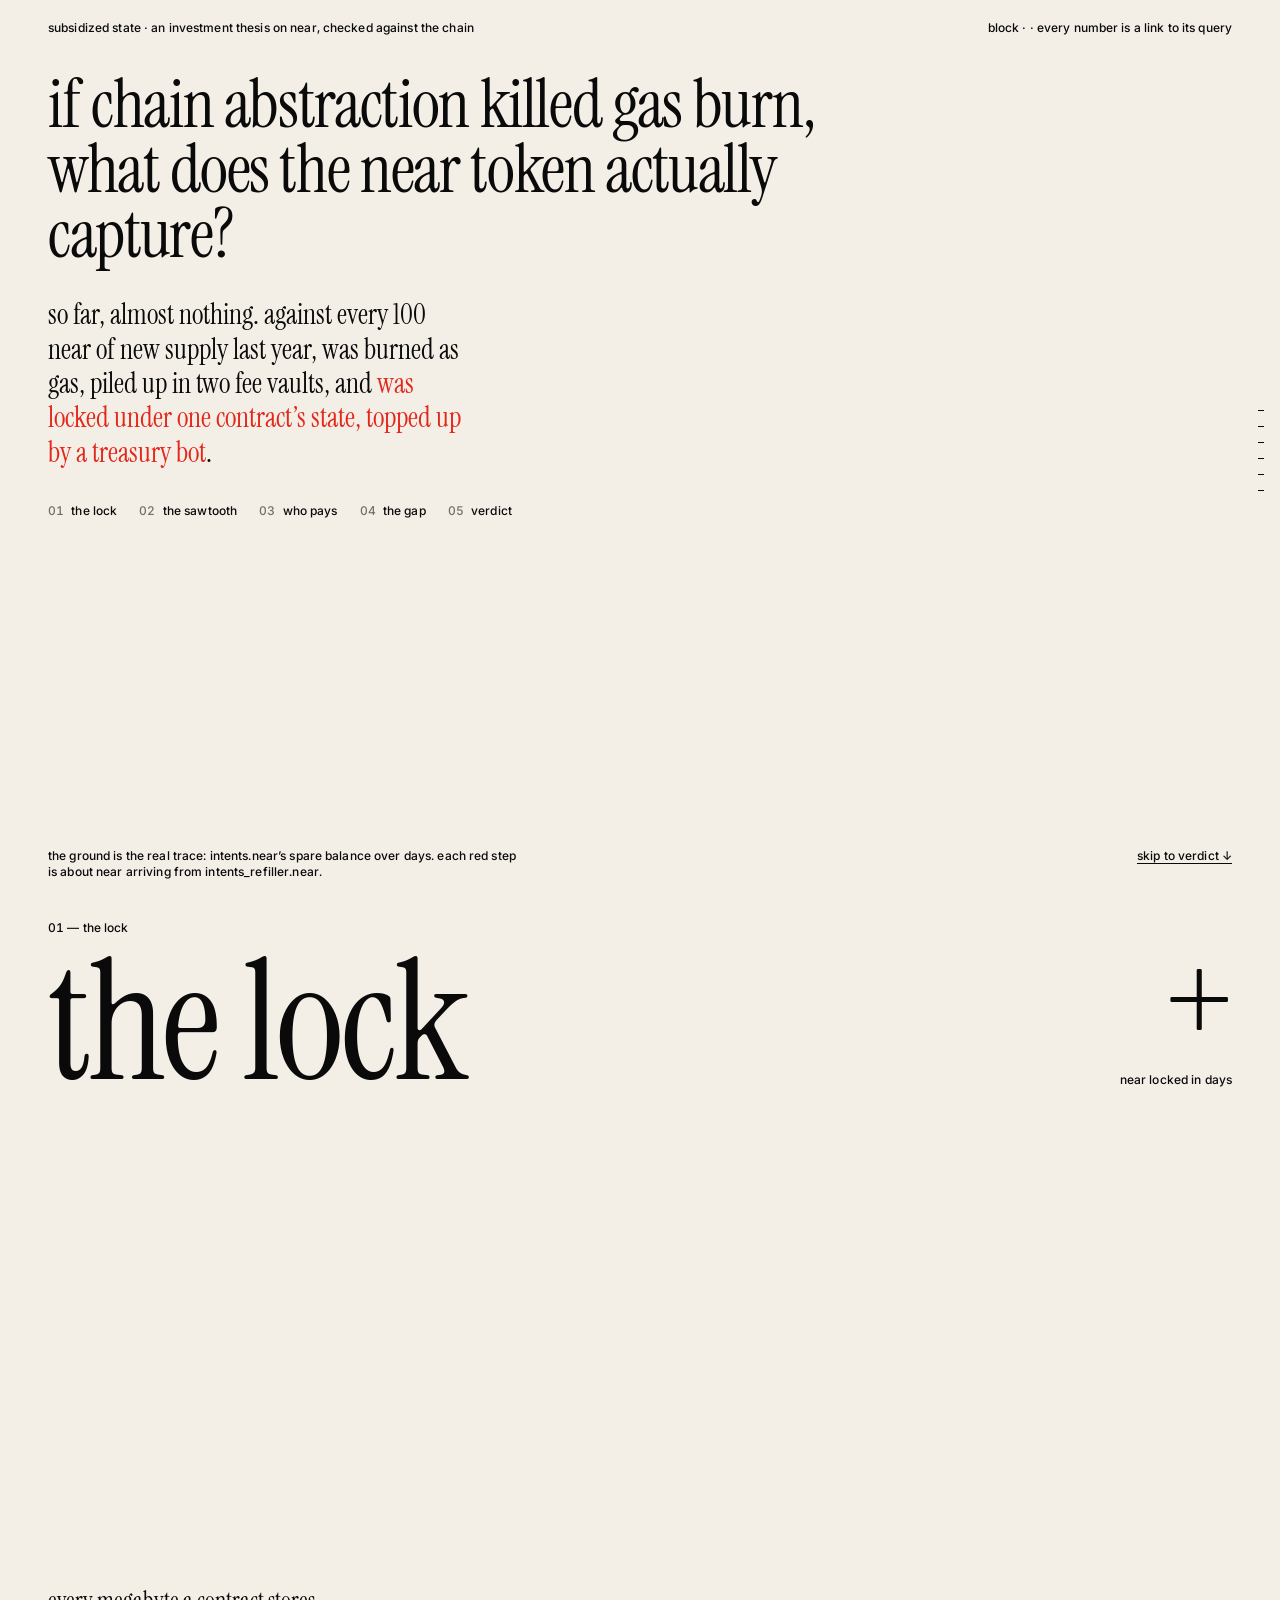
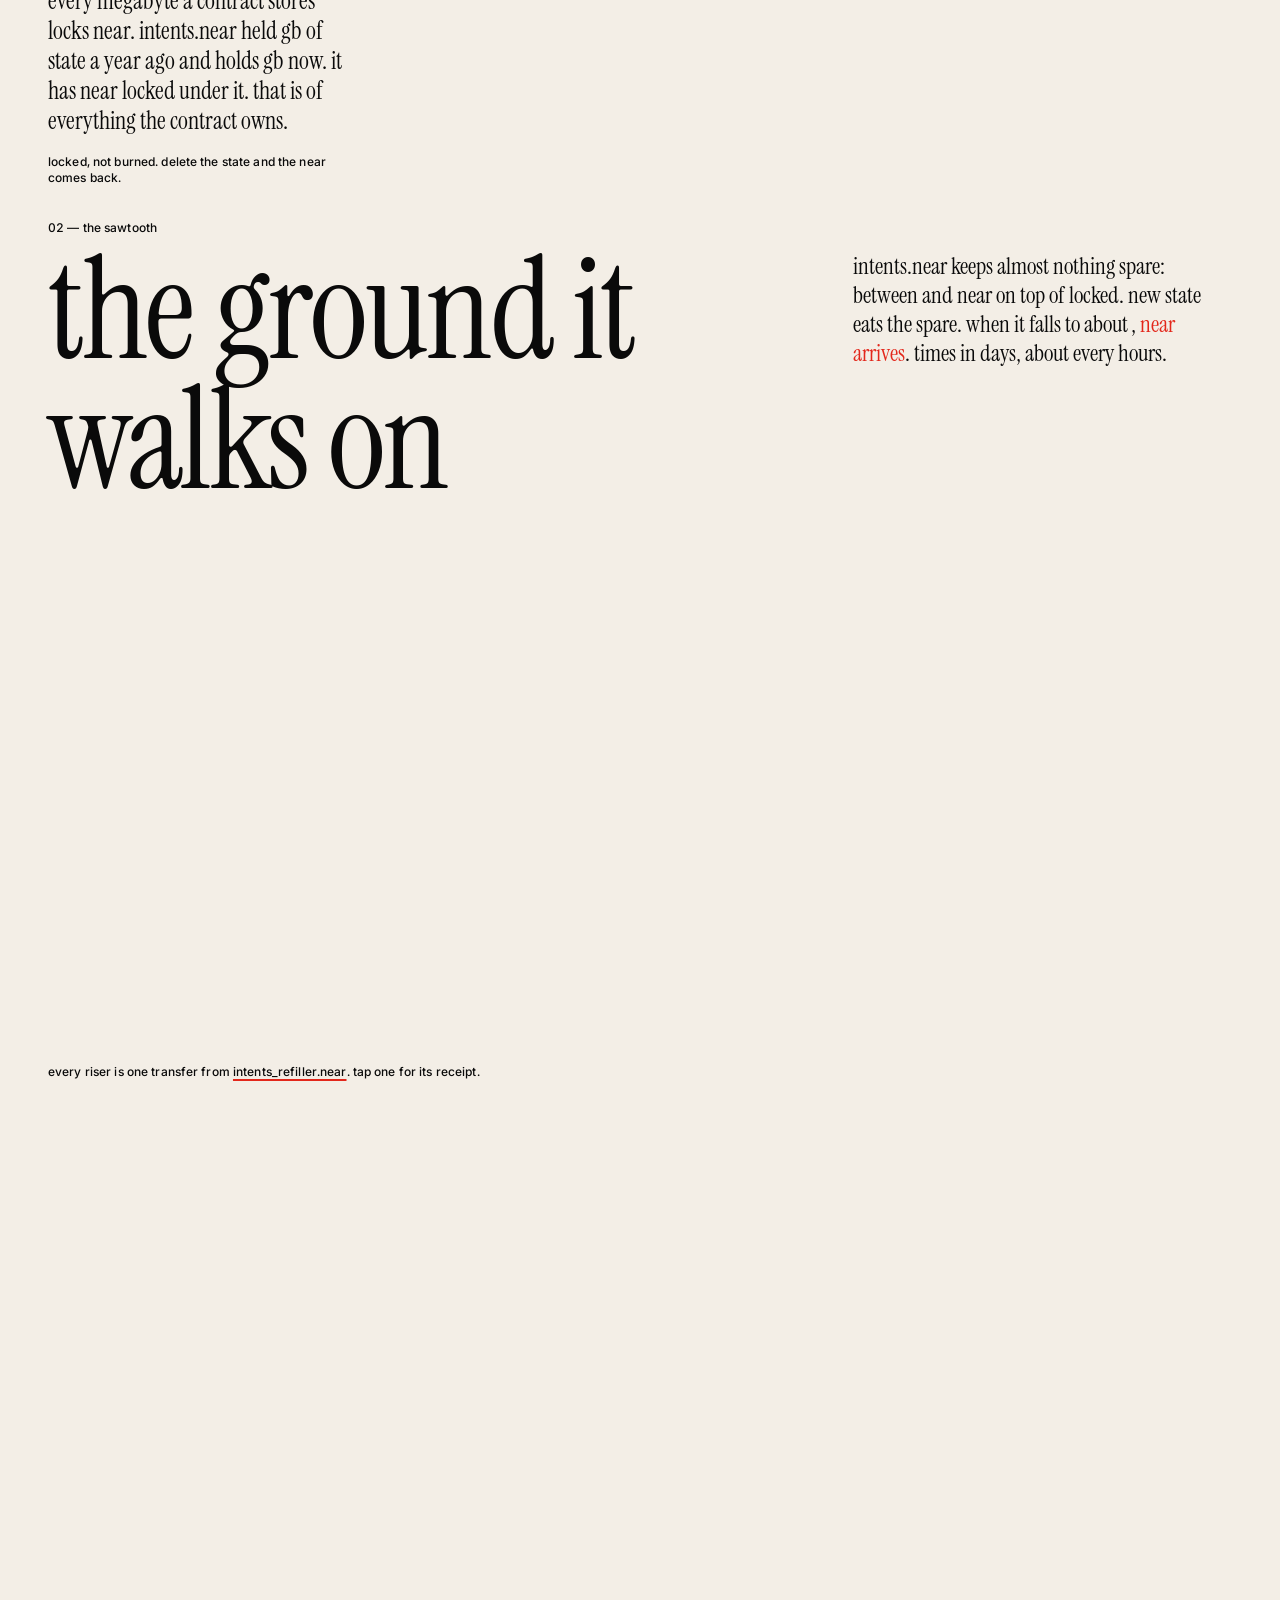
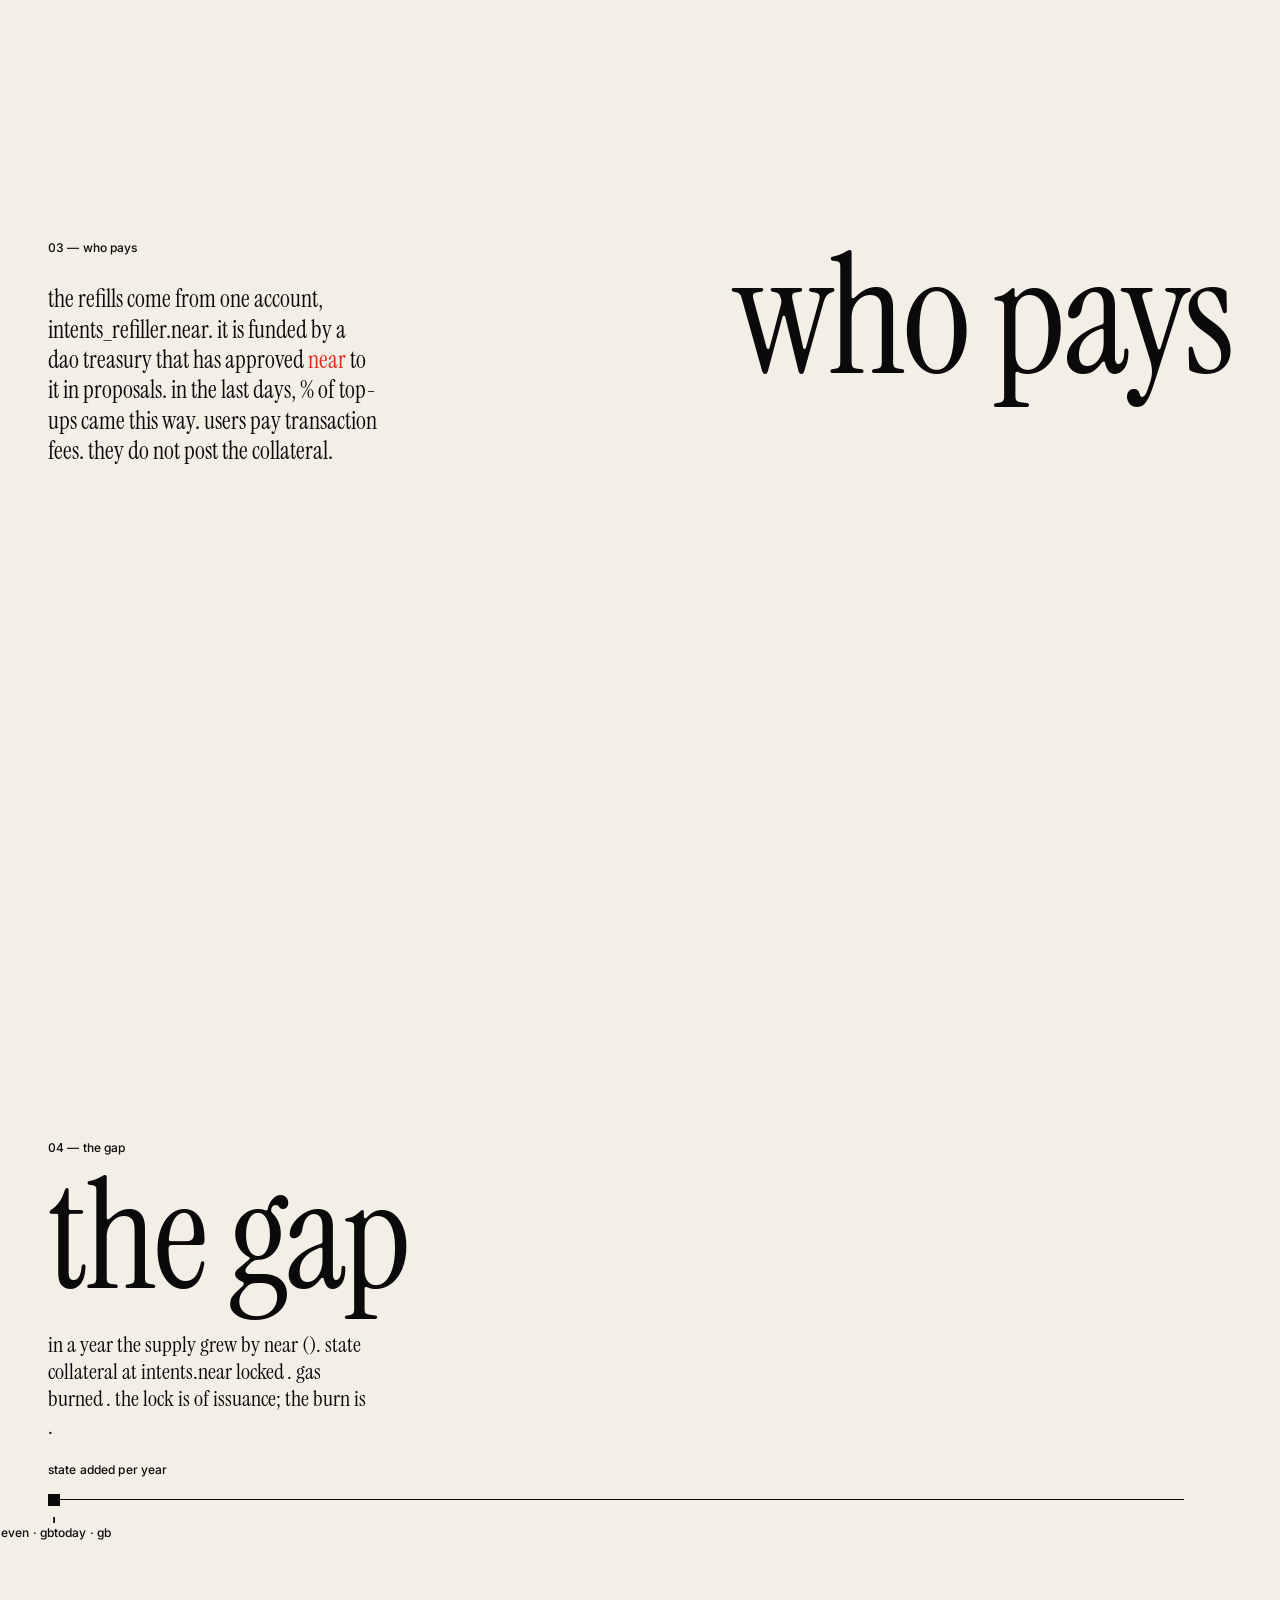
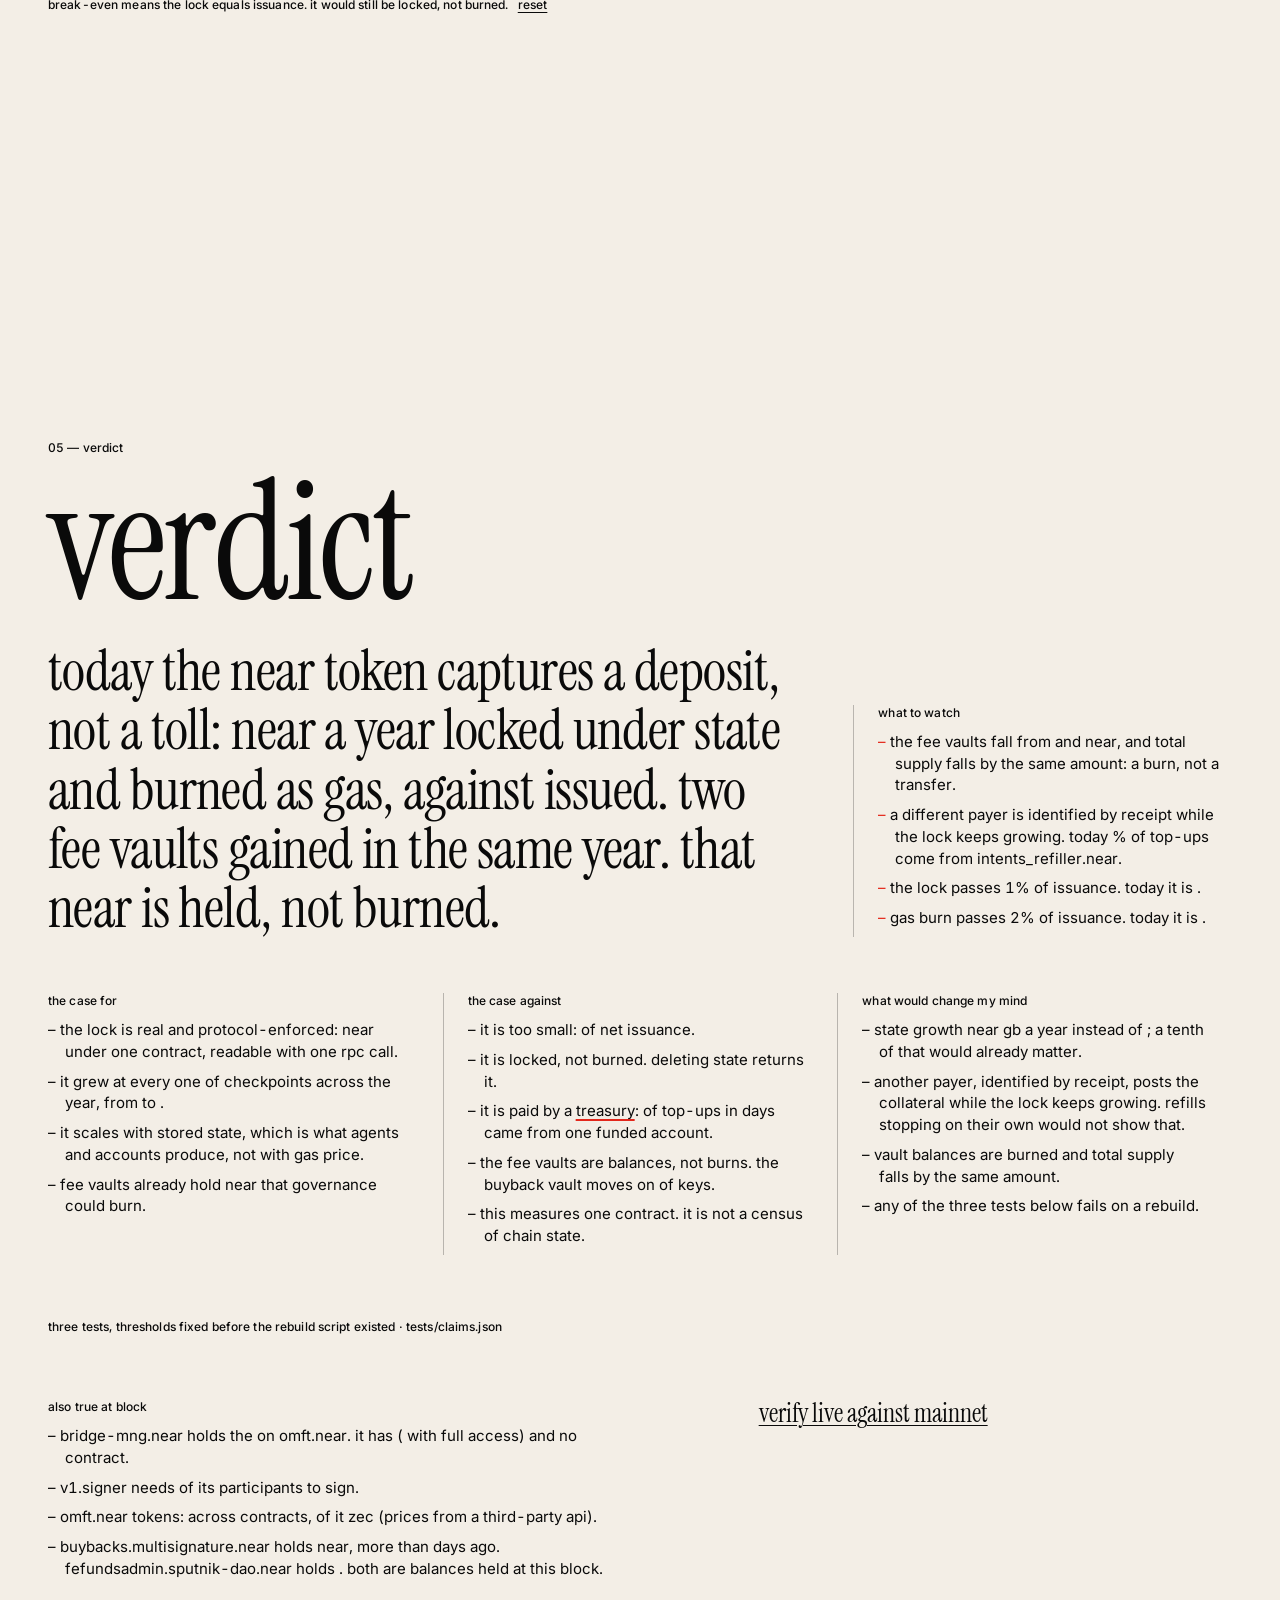
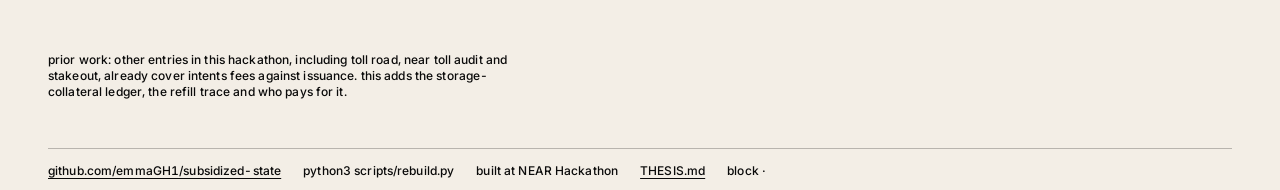
<file: index.html>
<!doctype html>
<meta charset="utf-8">
<title>subsidized state</title>
<link rel="icon" href="data:image/svg+xml,%3Csvg xmlns='http://www.w3.org/2000/svg' viewBox='0 0 16 16'%3E%3Crect width='16' height='16' fill='%23F3EEE6'/%3E%3Crect x='4' y='4' width='8' height='8' fill='%230A0A0A'/%3E%3C/svg%3E">
<meta http-equiv="refresh" content="0; url=site/">
<link rel="canonical" href="site/">
<a href="site/">subsidized state</a>
</file>
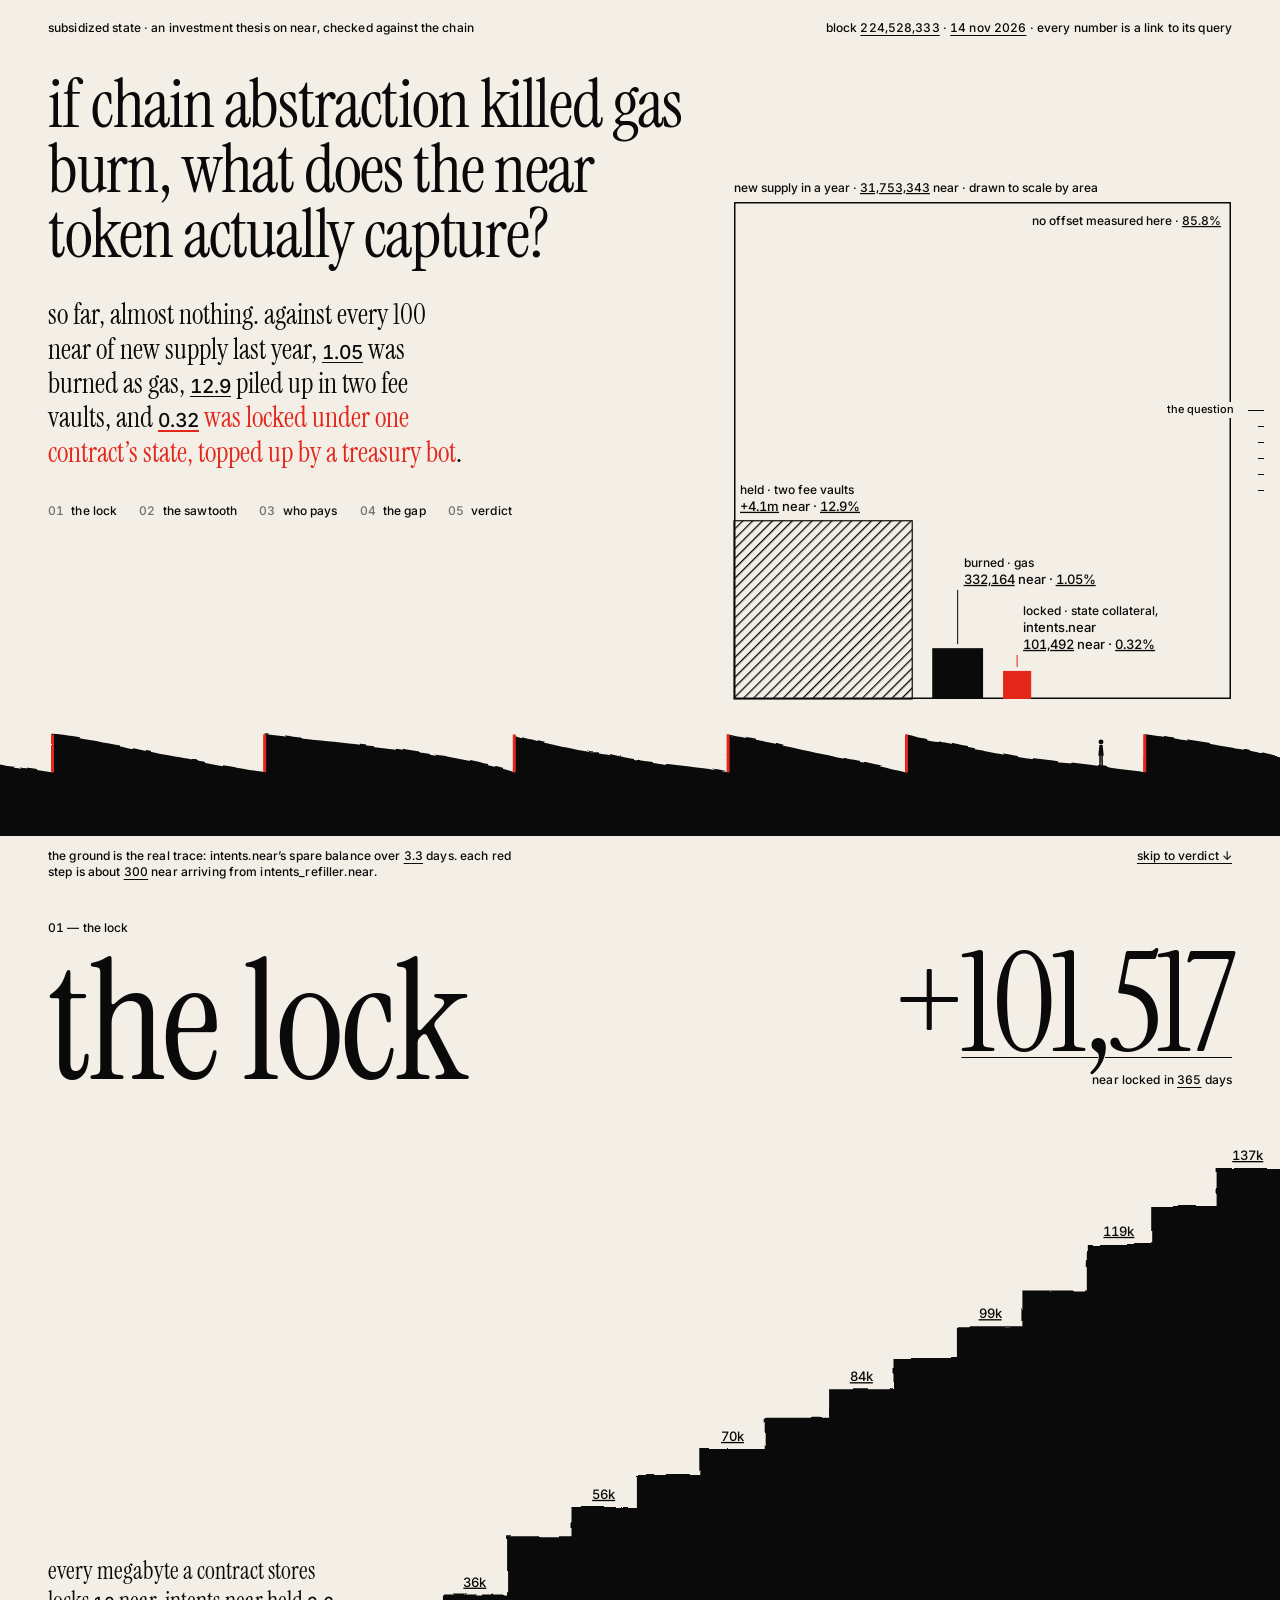
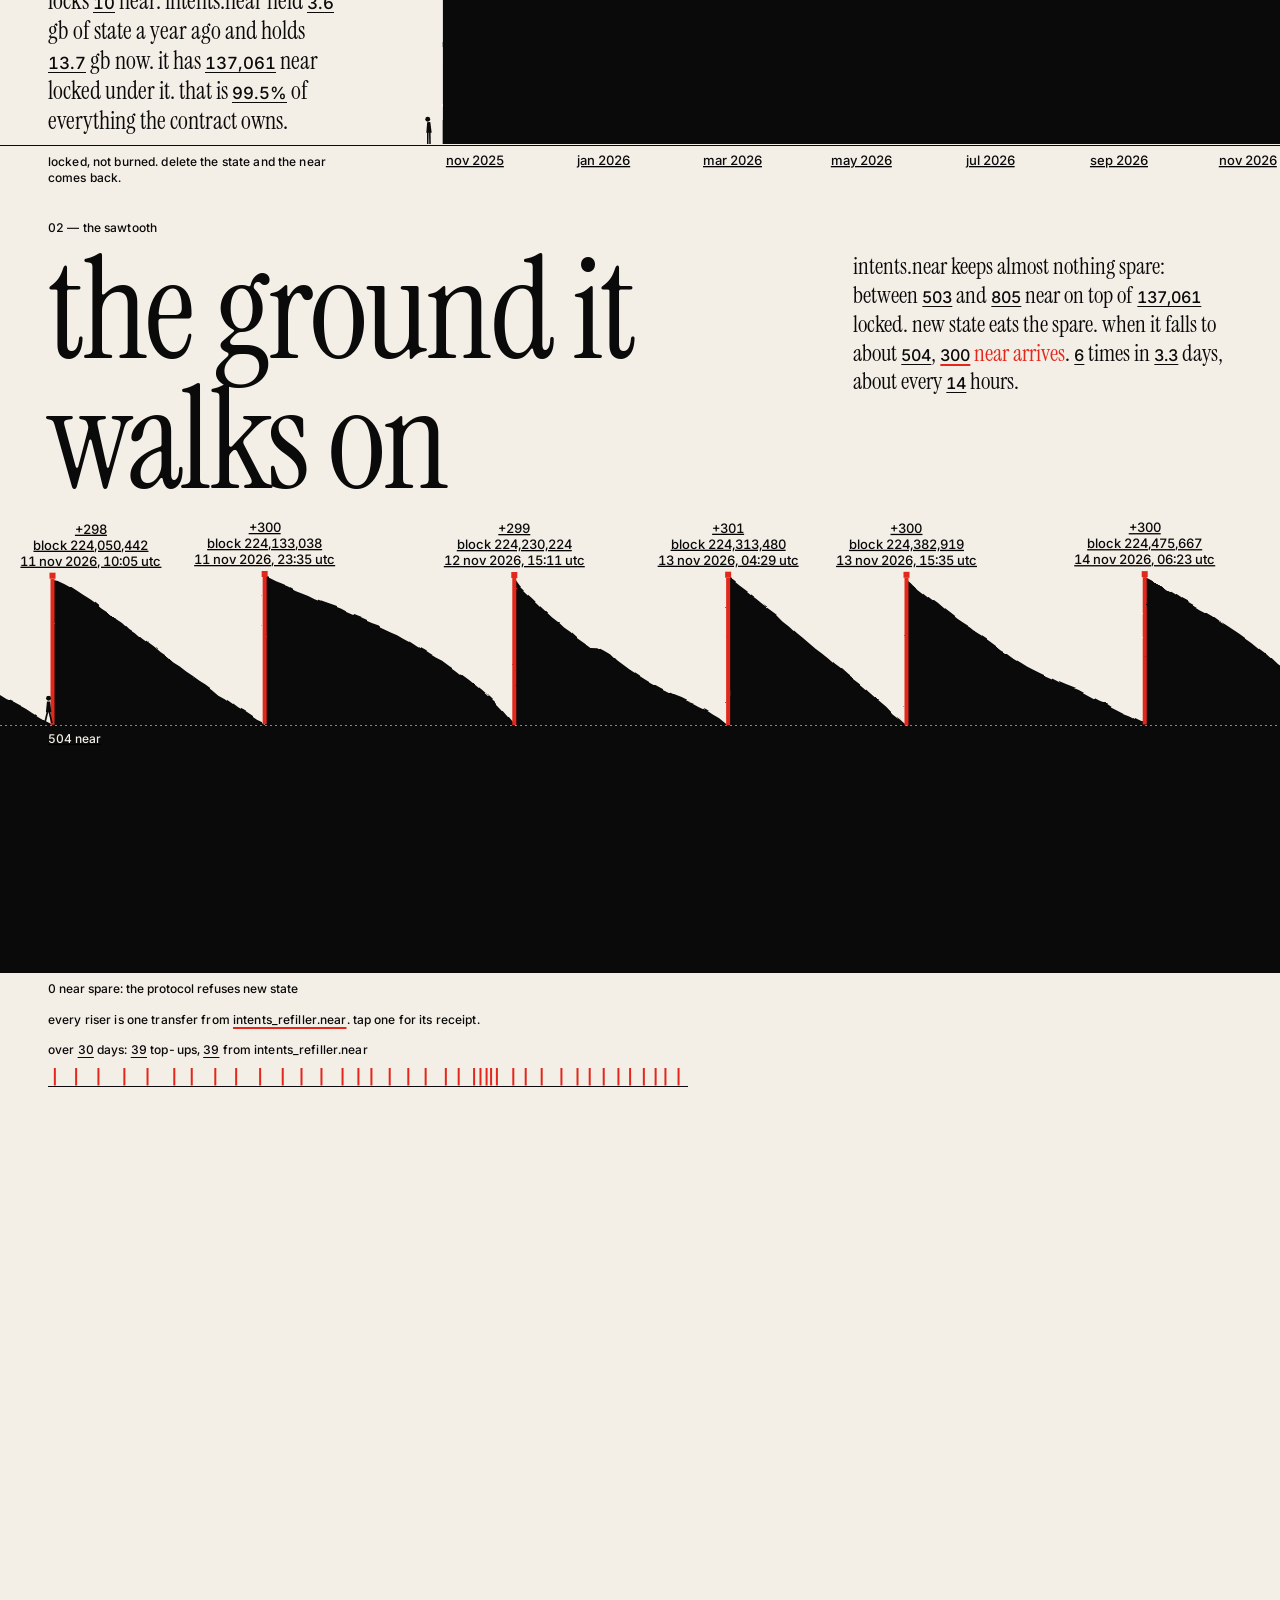
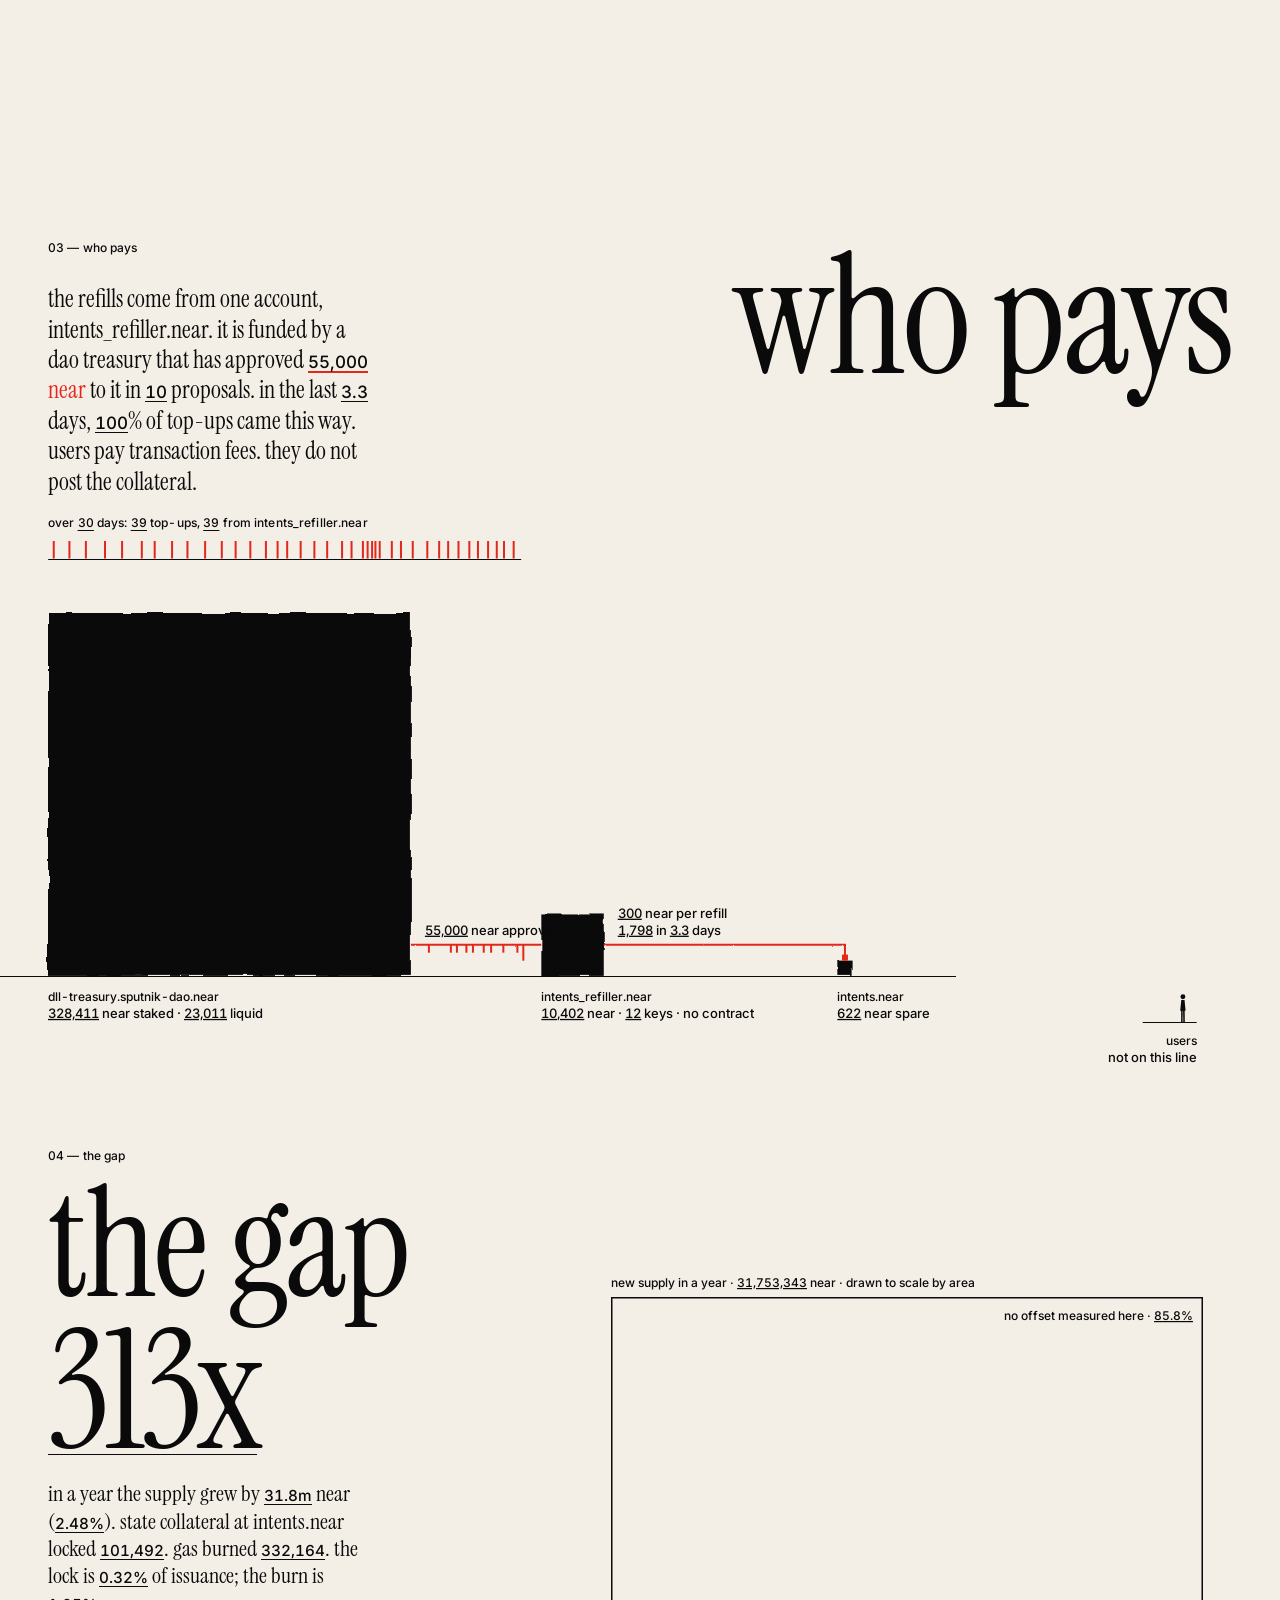
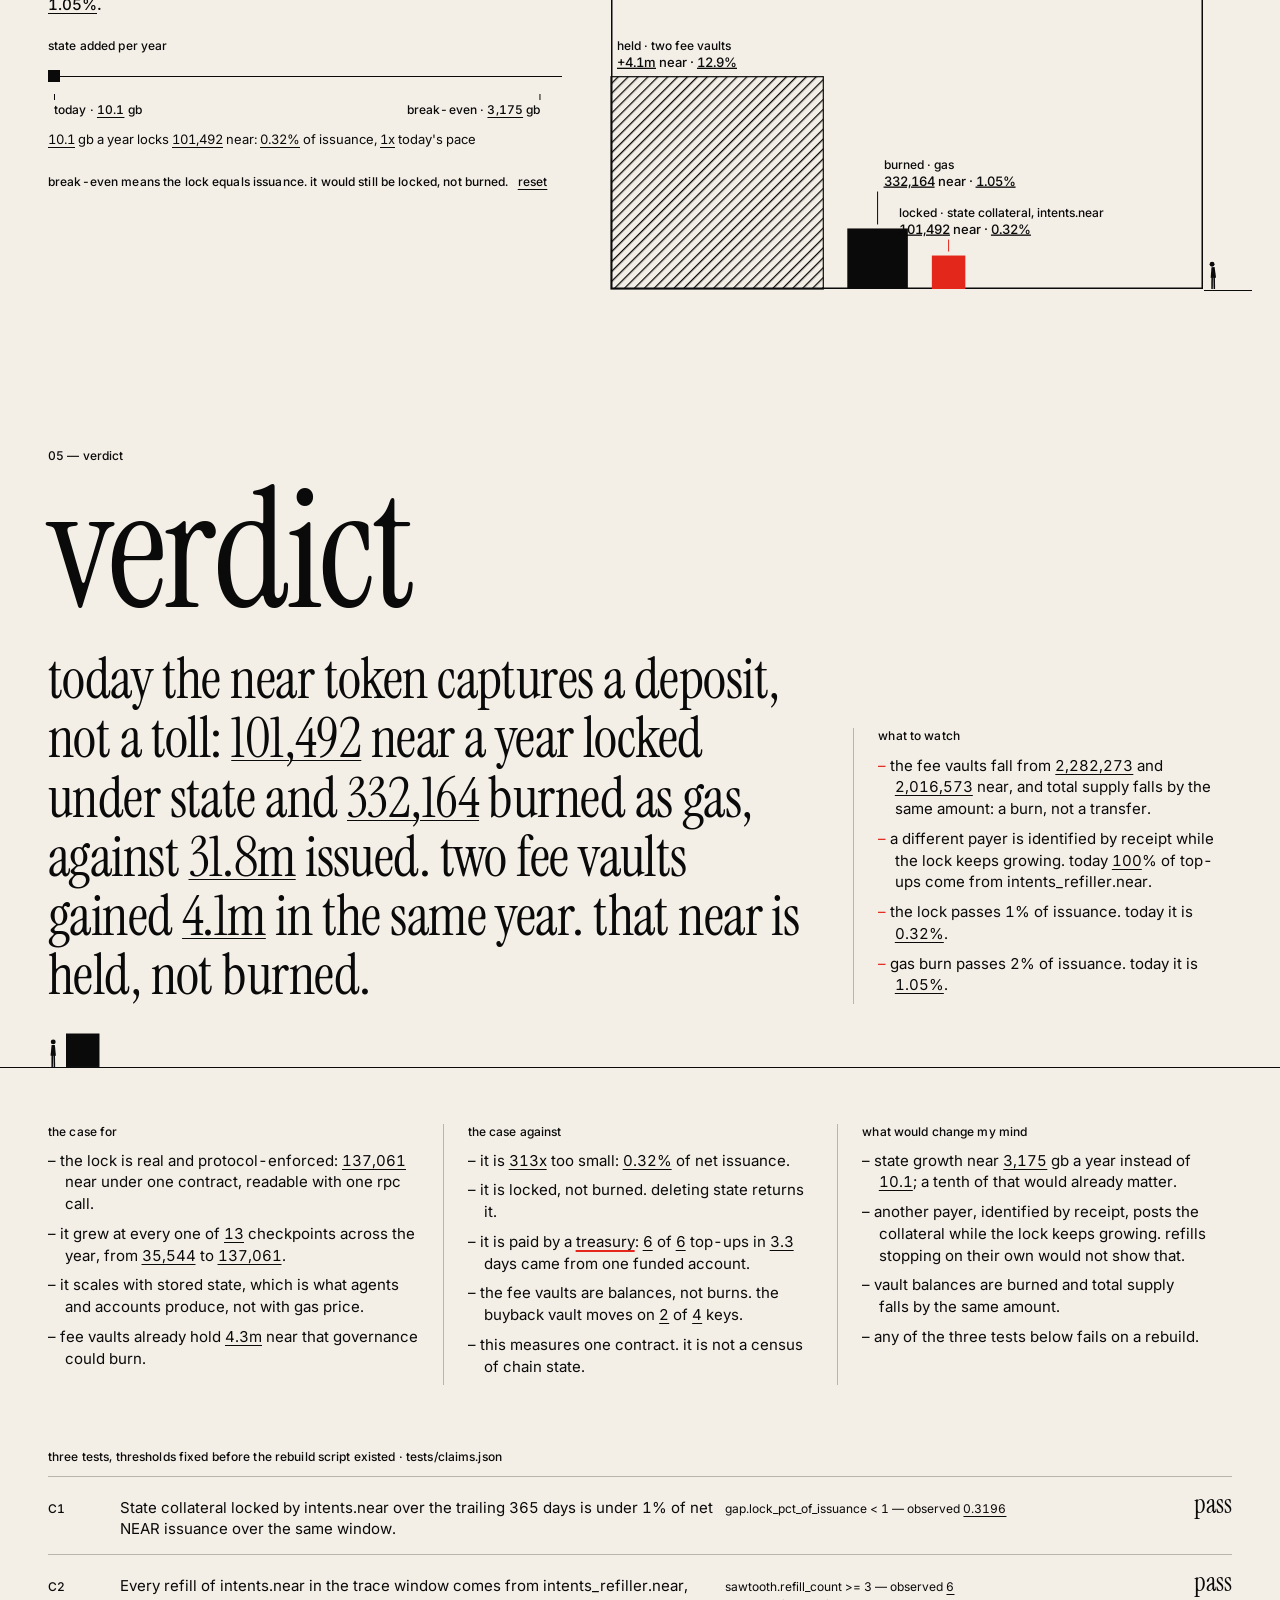
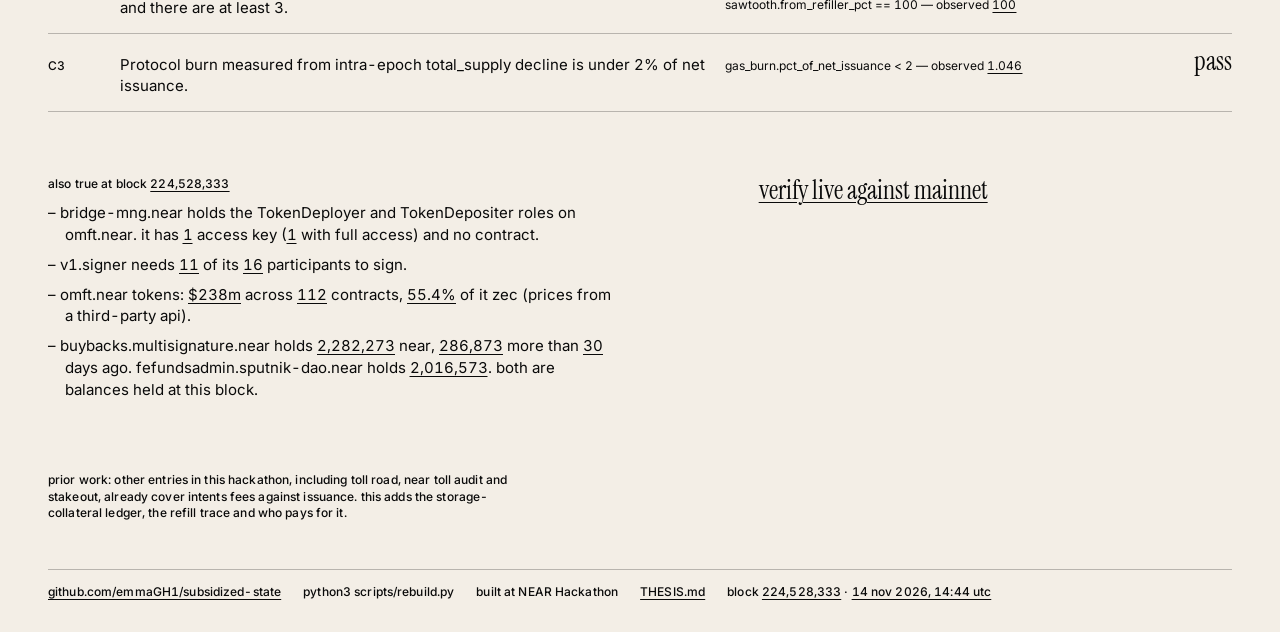
<file: site/index.html>
<!doctype html>
<html lang="en">
<head>
<meta charset="utf-8">
<meta name="viewport" content="width=device-width, initial-scale=1, viewport-fit=cover">
<title>subsidized state</title>
<meta name="description" content="near's newest sink is state collateral. it is real, growing and measurable. it is too small to offset issuance, it is locked rather than burned, and it is paid by a treasury bot rather than by users. every number on this page is a link to its query.">
<link rel="icon" href="data:image/svg+xml,%3Csvg xmlns='http://www.w3.org/2000/svg' viewBox='0 0 16 16'%3E%3Crect width='16' height='16' fill='%23F3EEE6'/%3E%3Crect x='3' y='3' width='10' height='10' fill='%230A0A0A'/%3E%3C/svg%3E">
<link rel="preload" href="fonts/instrument-serif-latin-400-normal.woff2" as="font" type="font/woff2" crossorigin>
<link rel="preload" href="fonts/inter-latin-500-normal.woff2" as="font" type="font/woff2" crossorigin>
<link rel="stylesheet" href="style.css">
<script type="module" src="app.js"></script>
</head>
<body>
<svg class="defs" width="0" height="0" aria-hidden="true" focusable="false">
  <defs>
    <filter id="ink-edge" x="-2%" y="-2%" width="104%" height="104%" color-interpolation-filters="sRGB">
      <feTurbulence type="fractalNoise" baseFrequency="0.035" numOctaves="2" seed="7" result="n"/>
      <feDisplacementMap in="SourceGraphic" in2="n" scale="5" xChannelSelector="R" yChannelSelector="G"/>
    </filter>
    <filter id="ink-line" x="-5%" y="-5%" width="110%" height="110%" color-interpolation-filters="sRGB">
      <feTurbulence type="fractalNoise" baseFrequency="0.9" numOctaves="2" seed="7" result="n"/>
      <feDisplacementMap in="SourceGraphic" in2="n" scale="1.6" xChannelSelector="R" yChannelSelector="G"/>
    </filter>
    <filter id="ink-hair" x="-1%" y="-600%" width="102%" height="1300%" color-interpolation-filters="sRGB">
      <feTurbulence type="fractalNoise" baseFrequency="0.045" numOctaves="1" seed="7" result="n"/>
      <feDisplacementMap in="SourceGraphic" in2="n" scale="1.6" xChannelSelector="R" yChannelSelector="G"/>
    </filter>
    <filter id="ink-pen" x="-3%" y="-3%" width="106%" height="106%" color-interpolation-filters="sRGB">
      <feTurbulence type="fractalNoise" baseFrequency="0.045" numOctaves="1" seed="11" result="n"/>
      <feDisplacementMap in="SourceGraphic" in2="n" scale="2" xChannelSelector="R" yChannelSelector="G"/>
    </filter>
    <filter id="ink-riser" x="-200%" y="-2%" width="500%" height="104%" color-interpolation-filters="sRGB">
      <feTurbulence type="fractalNoise" baseFrequency="0.9" numOctaves="2" seed="3" result="n"/>
      <feDisplacementMap in="SourceGraphic" in2="n" scale="1.6" xChannelSelector="R" yChannelSelector="G"/>
    </filter>
  </defs>
  <symbol id="figure" viewBox="0 0 24 48">
    <circle cx="13" cy="5" r="4.2"/>
    <path d="M10.2 10.4h5.4l2.2 18.4H8.4z"/>
    <path d="M12.6 27.6h3l4.6 19.6-2.8.8z"/>
    <path d="M9.8 27.6h3L7.9 48l-2.8-.8z"/>
  </symbol>
  <symbol id="figure-stand" viewBox="0 0 24 48">
    <circle cx="12.4" cy="5" r="4.2"/>
    <path d="M9.6 10.4h5.6l1.8 18.4H7.8z"/>
    <path d="M9.4 27.6h2.7l-.2 20.4H9.3z"/>
    <path d="M12.7 27.6h2.7l.3 20.4h-2.6z"/>
  </symbol>
  <symbol id="figure-look-up" viewBox="0 0 24 48">
    <circle cx="10.4" cy="5.6" r="4.2"/>
    <path d="M9.4 10.6l5.4-.4 2.4 18.6H8z"/>
    <path d="M9.2 27.6h2.7l-.2 20.4H9.1z"/>
    <path d="M12.6 27.6h2.7l.3 20.4H13z"/>
  </symbol>
</svg>

<p class="sample-strip" hidden>sample data · block <a class="n" data-f="meta.head_block" data-fmt="int"></a> · run <code>python3 scripts/rebuild.py</code> for the real artifact</p>

<nav class="progress" aria-hidden="true"><a href="#cover" tabindex="-1"><span>the question</span><i></i></a><a href="#lock" tabindex="-1"><span>01 the lock</span><i></i></a><a href="#sawtooth" tabindex="-1"><span>02 the sawtooth</span><i></i></a><a href="#payer" tabindex="-1"><span>03 who pays</span><i></i></a><a href="#gap" tabindex="-1"><span>04 the gap</span><i></i></a><a href="#verdict" tabindex="-1"><span>05 verdict</span><i></i></a></nav>

<main>

<!-- 1 · cover -->
<section id="cover" class="sec s1" data-account="intents.near">
  <p class="label kicker">subsidized state · an investment thesis on near, checked against the chain</p>
  <p class="label blockline bound">block <a class="n" data-f="meta.head_block" data-fmt="int"></a> · <a class="n" data-f="meta.head_timestamp_utc" data-fmt="date"></a> · every number is a link to its query</p>
  <h1 class="question">if chain abstraction killed gas burn, what does the near token actually capture?</h1>
  <p class="lede answer1 bound">so far, almost nothing. against every 100 near of new supply last year, <a class="n" data-f="gas_burn.pct_of_net_issuance" data-fmt="num2"></a> was burned as gas, <a class="n" data-f="calc.vaults_pct_of_issuance" data-fmt="num1"></a> piled up in two fee vaults, and <span class="r"><a class="n" data-f="gap.lock_pct_of_issuance" data-fmt="num2"></a> was locked under one contract&rsquo;s state, topped up by a treasury bot</span>.</p>
  <ol class="label chapters">
    <li><a href="#lock"><span>01</span> the lock</a></li>
    <li><a href="#sawtooth"><span>02</span> the sawtooth</a></li>
    <li><a href="#payer"><span>03</span> who pays</a></li>
    <li><a href="#gap"><span>04</span> the gap</a></li>
    <li><a href="#verdict"><span>05</span> verdict</a></li>
  </ol>
  <div class="ledger drawing" role="img"></div>
  <p class="fallback" hidden>data unavailable: run <code>python3 scripts/rebuild.py</code></p>
  <svg class="ground drawing" role="img"></svg>
  <p class="label caption bound">the ground is the real trace: intents.near&rsquo;s spare balance over <a class="n" data-f="sawtooth.window.days" data-fmt="num1"></a> days. each red step is about <a class="n" data-f="sawtooth.refill_amount_median_near" data-fmt="near0"></a> near arriving from intents_refiller.near.</p>
  <a class="label skip" href="#verdict">skip to verdict ↓</a>
</section>

<!-- 2 · the lock -->
<section id="lock" class="sec s2" data-account="intents.near">
  <p class="label chap">01 — the lock</p>
  <h2 class="hl">the lock</h2>
  <p class="copy bound">every megabyte a contract stores locks <a class="n" data-f="constants.near_per_mb" data-fmt="int"></a> near. intents.near held <a class="n" data-f="lock.checkpoints[0].storage_usage_bytes" data-fmt="gb1"></a> gb of state a year ago and holds <a class="n" data-f="lock.checkpoints[-1].storage_usage_bytes" data-fmt="gb1"></a> gb now. it has <a class="n" data-f="lock.checkpoints[-1].locked_near" data-fmt="near0"></a> near locked under it. that is <a class="n" data-f="lock.locked_share_of_balance_pct" data-fmt="pct1"></a> of everything the contract owns.</p>
  <div class="big bound"><span class="bignum">+<a class="n" data-f="lock.growth_365d.near" data-fmt="near0"></a></span><span class="label">near locked in <a class="n" data-f="lock.growth_365d.days" data-fmt="int"></a> days</span></div>
  <div class="drawing" role="img"></div>
  <p class="label under bound">locked, not burned. delete the state and the near comes back.</p>
  <p class="fallback" hidden>data unavailable: run <code>python3 scripts/rebuild.py</code></p>
</section>

<!-- 3 · the sawtooth -->
<section id="sawtooth" class="sec s3" data-account="intents.near">
  <div class="stage">
    <div class="head">
    <p class="label chap">02 — the sawtooth</p>
    <h2 class="hl">the ground it walks on</h2>
    <p class="copy bound">intents.near keeps almost nothing spare: between <a class="n" data-f="sawtooth.free_min_near" data-fmt="near0"></a> and <a class="n" data-f="sawtooth.free_max_near" data-fmt="near0"></a> near on top of <a class="n" data-f="lock.checkpoints[-1].locked_near" data-fmt="near0"></a> locked. new state eats the spare. when it falls to about <a class="n" data-f="sawtooth.trigger_free_mean_near" data-fmt="near0"></a>, <span class="r"><a class="n" data-f="sawtooth.refill_amount_median_near" data-fmt="near0"></a> near arrives</span>. <a class="n" data-f="sawtooth.refill_count" data-fmt="int"></a> times in <a class="n" data-f="sawtooth.window.days" data-fmt="num1"></a> days, about every <a class="n" data-f="sawtooth.interval_hours_mean" data-fmt="int"></a> hours.</p>
    </div>
    <div class="plot drawing" role="img"></div>
    <p class="label caption bound">every riser is one transfer from <span class="r">intents_refiller.near</span>. tap one for its receipt.</p>
    <div class="r30 bound" hidden><p class="label">over <a class="n" data-f="refills_30d.window.days" data-fmt="int"></a> days: <a class="n" data-f="refills_30d.refill_count" data-fmt="int"></a> top-ups, <a class="n" data-f="refills_30d.from_refiller_count" data-fmt="int"></a> from intents_refiller.near</p><svg role="img"></svg></div>
    <p class="fallback" hidden>data unavailable: run <code>python3 scripts/rebuild.py</code></p>
  </div>
</section>

<!-- 4 · who pays -->
<section id="payer" class="sec s4" data-account="intents_refiller.near">
  <p class="label chap">03 — who pays</p>
  <h2 class="hl">who pays</h2>
  <p class="copy bound">the refills come from one account, intents_refiller.near. it is funded by a dao treasury that has approved <span class="r"><a class="n" data-f="payer.approved_to_refiller_near" data-fmt="near0"></a> near</span> to it in <a class="n" data-f="payer.approved_to_refiller_count" data-fmt="int"></a> proposals. in the last <a class="n" data-f="sawtooth.window.days" data-fmt="num1"></a> days, <a class="n" data-f="sawtooth.from_refiller_pct" data-fmt="int"></a>% of top-ups came this way. users pay transaction fees. they do not post the collateral.</p>
  <div class="r30 bound" hidden><p class="label">over <a class="n" data-f="refills_30d.window.days" data-fmt="int"></a> days: <a class="n" data-f="refills_30d.refill_count" data-fmt="int"></a> top-ups, <a class="n" data-f="refills_30d.from_refiller_count" data-fmt="int"></a> from intents_refiller.near</p><svg role="img"></svg></div>
  <div class="drawing" role="img"></div>
  <p class="fallback" hidden>data unavailable: run <code>python3 scripts/rebuild.py</code></p>
</section>

<!-- 5 · the gap -->
<section id="gap" class="sec s5" data-account="intents.near">
  <p class="label chap">04 — the gap</p>
  <h2 class="hl">the gap</h2>
  <p class="bignum gapnum bound"><a class="n" data-f="gap.multiple" data-fmt="x0"></a></p>
  <p class="copy bound">in a year the supply grew by <a class="n" data-f="gap.net_issuance_near_per_year" data-fmt="m1"></a> near (<a class="n" data-f="issuance.d365.annualized_pct" data-fmt="pct2"></a>). state collateral at intents.near locked <a class="n" data-f="gap.lock_near_per_year" data-fmt="near0"></a>. gas burned <a class="n" data-f="gas_burn.burned_near_per_year" data-fmt="near0"></a>. the lock is <a class="n" data-f="gap.lock_pct_of_issuance" data-fmt="pct2"></a> of issuance; the burn is <a class="n" data-f="gas_burn.pct_of_net_issuance" data-fmt="pct2"></a>.</p>
  <div class="drawing" role="img"></div>
  <div class="slider bound">
    <label class="label" for="gb">state added per year</label>
    <input id="gb" type="range" min="0" max="1000" step="1" value="0">
    <div class="ticks label"><span class="t-today">today · <a class="n" data-f="gap.state_gb_per_year_now" data-fmt="num1"></a> gb</span><span class="t-even">break-even · <a class="n" data-f="gap.state_gb_per_year_to_offset" data-fmt="int"></a> gb</span></div>
    <p class="readout" aria-live="polite"></p>
    <p class="label">break-even means the lock equals issuance. it would still be locked, not burned. <a href="#gap" class="reset">reset</a></p>
  </div>
  <p class="fallback" hidden>data unavailable: run <code>python3 scripts/rebuild.py</code></p>
</section>

<!-- 6 · verdict -->
<section id="verdict" class="sec s6" data-account="intents.near">
  <p class="label chap">05 — verdict</p>
  <h2 class="hl">verdict</h2>
  <p class="fallback" hidden>data unavailable: run <code>python3 scripts/rebuild.py</code></p>
  <div class="top">
  <p class="answer bound">today the near token captures a deposit, not a toll: <a class="n" data-f="gap.lock_near_per_year" data-fmt="near0"></a> near a year locked under state and <a class="n" data-f="gas_burn.burned_near_per_year" data-fmt="near0"></a> burned as gas, against <a class="n" data-f="gap.net_issuance_near_per_year" data-fmt="m1"></a> issued. two fee vaults gained <a class="n" data-f="calc.vaults_change_365d" data-fmt="m1"></a> in the same year. that near is held, not burned.</p>

  <div class="watch bound">
    <h3 class="label">what to watch</h3>
    <ul>
      <li>the fee vaults fall from <a class="n" data-f="vaults.buybacks.balance_near" data-fmt="near0"></a> and <a class="n" data-f="vaults.fefunds.balance_near" data-fmt="near0"></a> near, and total supply falls by the same amount: a burn, not a transfer.</li>
      <li>a different payer is identified by receipt while the lock keeps growing. today <a class="n" data-f="sawtooth.from_refiller_pct" data-fmt="int"></a>% of top-ups come from intents_refiller.near.</li>
      <li>the lock passes 1% of issuance. today it is <a class="n" data-f="gap.lock_pct_of_issuance" data-fmt="pct2"></a>.</li>
      <li>gas burn passes 2% of issuance. today it is <a class="n" data-f="gas_burn.pct_of_net_issuance" data-fmt="pct2"></a>.</li>
    </ul>
  </div>
  </div>
  <div class="vfig drawing" role="img"></div>
  <div class="cases bound">
    <div>
      <h3 class="label">the case for</h3>
      <ul>
        <li>the lock is real and protocol-enforced: <a class="n" data-f="lock.checkpoints[-1].locked_near" data-fmt="near0"></a> near under one contract, readable with one rpc call.</li>
        <li>it grew at every one of <a class="n" data-f="calc.checkpoint_count" data-fmt="int"></a> checkpoints across the year, from <a class="n" data-f="lock.checkpoints[0].locked_near" data-fmt="near0"></a> to <a class="n" data-f="lock.checkpoints[-1].locked_near" data-fmt="near0"></a>.</li>
        <li>it scales with stored state, which is what agents and accounts produce, not with gas price.</li>
        <li>fee vaults already hold <a class="n" data-f="calc.vaults_total" data-fmt="m1"></a> near that governance could burn.</li>
      </ul>
    </div>
    <div>
      <h3 class="label">the case against</h3>
      <ul>
        <li>it is <a class="n" data-f="gap.multiple" data-fmt="x0"></a> too small: <a class="n" data-f="gap.lock_pct_of_issuance" data-fmt="pct2"></a> of net issuance.</li>
        <li>it is locked, not burned. deleting state returns it.</li>
        <li>it is paid by a <span class="r">treasury</span>: <a class="n" data-f="sawtooth.refill_count" data-fmt="int"></a> of <a class="n" data-f="sawtooth.refill_count" data-fmt="int"></a> top-ups in <a class="n" data-f="sawtooth.window.days" data-fmt="num1"></a> days came from one funded account.</li>
        <li>the fee vaults are balances, not burns. the buyback vault moves on <a class="n" data-f="vaults.buybacks.num_confirmations" data-fmt="int"></a> of <a class="n" data-f="vaults.buybacks.access_key_count" data-fmt="int"></a> keys.</li>
        <li>this measures one contract. it is not a census of chain state.</li>
      </ul>
    </div>
    <div>
      <h3 class="label">what would change my mind</h3>
      <ul>
        <li>state growth near <a class="n" data-f="gap.state_gb_per_year_to_offset" data-fmt="int"></a> gb a year instead of <a class="n" data-f="gap.state_gb_per_year_now" data-fmt="num1"></a>; a tenth of that would already matter.</li>
        <li>another payer, identified by receipt, posts the collateral while the lock keeps growing. refills stopping on their own would not show that.</li>
        <li>vault balances are burned and total supply falls by the same amount.</li>
        <li>any of the three tests below fails on a rebuild.</li>
      </ul>
    </div>
  </div>

  <div class="tests bound">
    <h3 class="label">three tests, thresholds fixed before the rebuild script existed · tests/claims.json</h3>
    <div class="rows"></div>
  </div>

  <div class="duo bound">
    <div class="facts">
      <h3 class="label">also true at block <a class="n" data-f="meta.head_block" data-fmt="int"></a></h3>
      <ul>
        <li>bridge-mng.near holds the <span class="roles"></span> on omft.near. it has <a class="n" data-f="facts.bridge_mng.access_key_count" data-fmt="int"></a> <span class="plural" data-count="facts.bridge_mng.access_key_count" data-one="access key" data-many="access keys"></span> (<a class="n" data-f="facts.bridge_mng.full_access_key_count" data-fmt="int"></a> with full access) and no contract.</li>
        <li>v1.signer needs <a class="n" data-f="facts.v1_signer.threshold" data-fmt="int"></a> of its <a class="n" data-f="facts.v1_signer.participants" data-fmt="int"></a> participants to sign.</li>
        <li>omft.near tokens: <a class="n" data-f="facts.omft_float.total_usd" data-fmt="usd0m"></a> across <a class="n" data-f="facts.omft_float.contracts_queried" data-fmt="int"></a> contracts, <a class="n" data-f="facts.omft_float.zec_share_pct" data-fmt="pct1"></a> of it zec (prices from a third-party api).</li>
        <li>buybacks.multisignature.near holds <a class="n" data-f="vaults.buybacks.balance_near" data-fmt="near0"></a> near, <a class="n" data-f="vaults.buybacks.net_change_30d_near" data-fmt="near0"></a> more than <a class="n" data-f="issuance.d30.days" data-fmt="int"></a> days ago. fefundsadmin.sputnik-dao.near holds <a class="n" data-f="vaults.fefunds.balance_near" data-fmt="near0"></a>. both are balances held at this block.</li>
      </ul>
    </div>
    <div class="verify">
      <button type="button" class="verify-btn">verify live against mainnet</button>
      <div class="verify-out" aria-live="polite"></div>
    </div>
  </div>

  <p class="label prior">prior work: other entries in this hackathon, including toll road, near toll audit and stakeout, already cover intents fees against issuance. this adds the storage-collateral ledger, the refill trace and who pays for it.</p>

  <footer class="label">
    <a href="https://github.com/emmaGH1/subsidized-state">github.com/emmaGH1/subsidized-state</a>
    <span><code>python3 scripts/rebuild.py</code></span>
    <span>built at NEAR Hackathon</span>
    <a href="https://github.com/emmaGH1/subsidized-state/blob/main/THESIS.md">THESIS.md</a>
    <span class="bound">block <a class="n" data-f="meta.head_block" data-fmt="int"></a> · <a class="n" data-f="meta.head_timestamp_utc" data-fmt="datetime"></a></span>
  </footer>
</section>

</main>

<div class="strip" role="dialog" aria-modal="false" aria-labelledby="q-title" hidden tabindex="-1">
  <p id="q-title" class="q-title"></p>
  <p class="q-meaning"></p>
  <p class="q-read"></p>
  <div class="q-extra"></div>
  <pre class="q-curl"></pre>
  <p class="q-actions"><button type="button" class="q-copy">copy</button> <button type="button" class="q-run">run in browser</button> <button type="button" class="q-close">close</button></p>
  <pre class="q-out" aria-live="polite"></pre>
</div>
</body>
</html>
</file>
<file: site/style.css>
/* subsidized state · three colours, two typefaces, no boxes */

@font-face { font-family: "Instrument Serif"; src: url("fonts/instrument-serif-latin-400-normal.woff2") format("woff2"); font-weight: 400; font-style: normal; font-display: swap; }
@font-face { font-family: "Inter"; src: url("fonts/inter-latin-400-normal.woff2") format("woff2"); font-weight: 400; font-style: normal; font-display: swap; }
@font-face { font-family: "Inter"; src: url("fonts/inter-latin-500-normal.woff2") format("woff2"); font-weight: 500; font-style: normal; font-display: swap; }
/* metric-matched fallbacks so the swap does not shift lines */
@font-face { font-family: "serif-fallback"; src: local("Georgia"), local("Times New Roman"), local("DejaVu Serif"); size-adjust: 88%; ascent-override: 98%; descent-override: 26%; }
@font-face { font-family: "sans-fallback"; src: local("Helvetica"), local("Arial"), local("Liberation Sans"), local("DejaVu Sans"); size-adjust: 107%; ascent-override: 90%; descent-override: 22%; }

:root {
  --paper: #F3EEE6;
  --ink: #0A0A0A;
  --red: #E3271B;
  --hair: rgba(10, 10, 10, .25);
  --g: 16px;
  --serif: "Instrument Serif", serif-fallback, Georgia, serif;
  --sans: "Inter", sans-fallback, Helvetica, Arial, sans-serif;
  --hl: clamp(56px, 17vw, 72px);
  --lede: 20px;
  --lab: 11px;
  --num: 11px;
  --big: 64px;
  --q: 44px;
  --ease: cubic-bezier(.2, .7, .1, 1);
  --strip-h: 0px;
}
@media (min-width: 1024px) {
  :root { --g: 48px; --hl: clamp(120px, 13vw, 200px); --lede: 26px; --lab: 12px; --num: 13px; --big: 140px; --q: 104px; }
  html { scroll-snap-type: y proximity; }
}

* { box-sizing: border-box; }
html { background: var(--paper); color: var(--ink); -webkit-text-size-adjust: 100%; }
body { margin: 0; background: var(--paper); color: var(--ink); font-family: var(--sans); font-size: 15px; line-height: 1.45; font-variant-numeric: tabular-nums; overflow-x: hidden; }
main { overflow-x: clip; }
.defs { position: absolute; width: 0; height: 0; overflow: hidden; }
svg { display: block; overflow: visible; }
::selection { background: var(--ink); color: var(--paper); }
code { font-family: var(--sans); font-weight: 500; }

a { color: inherit; text-decoration: underline; text-decoration-thickness: 1px; text-underline-offset: 3px; }
a:hover { text-decoration-thickness: 2px; }
a:focus-visible, button:focus-visible, input:focus-visible { outline: 1px solid var(--ink); outline-offset: 3px; }
a.n { white-space: nowrap; cursor: pointer; }
svg a.n { text-decoration: underline; }
svg a.n:focus-visible { outline: none; }
svg a.n:focus-visible text { text-decoration-thickness: 2px; }
.r { color: var(--red); }
/* red text under ~18px fails contrast on ivory: small text stays ink and carries a red underline */
.r a.n, .label .r, .s6 li .r { color: var(--ink); text-decoration: underline; text-decoration-color: var(--red); text-decoration-thickness: 2px; text-underline-offset: 3px; }
button { font: inherit; color: inherit; background: none; border: 0; padding: 0; cursor: pointer; text-decoration: underline; text-decoration-thickness: 1px; text-underline-offset: 3px; }

.label { font-family: var(--sans); font-weight: 500; font-size: var(--lab); letter-spacing: .01em; line-height: 1.35; margin: 0; }
.hl { font-family: var(--serif); font-weight: 400; font-size: var(--hl); line-height: .92; letter-spacing: -.02em; text-transform: lowercase; margin: 0; }
.copy, .lede { font-family: var(--serif); font-size: var(--lede); line-height: 1.25; max-width: 34ch; margin: 0; }
.copy a.n, .lede a.n { font-family: var(--sans); font-weight: 500; font-size: .7em; letter-spacing: 0; }
.bignum { font-family: var(--serif); font-size: var(--big); line-height: .9; letter-spacing: -.03em; }
.bignum a.n { text-underline-offset: 6px; }
.fallback { font-family: var(--sans); font-size: 13px; margin: 24px 0 0; }
.fallback[hidden] { display: none; }
@media (min-width: 1024px) { .copy, .lede { max-width: 30ch; } }

/* svg text */
.t { font-family: var(--sans); font-weight: 500; font-size: var(--num); fill: var(--ink); }
.t.red { fill: var(--ink); }
svg .t.red a.n, svg a.n .t.red { text-decoration-color: var(--red); }
.t.paper { fill: var(--paper); }
.t.lab { font-size: var(--lab); }

/* sample strip */
.sample-strip { position: fixed; z-index: 20; top: 0; left: 0; right: 0; margin: 0; padding: 5px var(--g) 4px; background: var(--paper); border-bottom: 1px solid var(--ink); font-size: 11px; font-weight: 500; white-space: nowrap; overflow: hidden; text-overflow: ellipsis; }
.has-strip { --strip-h: 24px; }

/* progress ticks: the right-edge index, current chapter named beside its tick */
.progress { display: none; }
@media (min-width: 1024px) {
  .progress { display: flex; position: fixed; z-index: 15; right: 16px; top: 50%; transform: translateY(-50%); flex-direction: column; align-items: flex-end; gap: 4px; }
  .progress a { display: flex; align-items: center; gap: 10px; height: 12px; text-decoration: none; font-family: var(--sans); font-weight: 500; font-size: 11px; }
  .progress span { opacity: 0; transition: opacity .3s; white-space: nowrap; background: var(--paper); padding: 0 4px; }
  .progress.flash a.on span, .progress:hover a.on span, .progress a:hover span { opacity: 1; }
  .progress i { display: block; width: 6px; height: 1px; background: var(--ink); transition: width .4s var(--ease); }
  .progress a.on i { width: 16px; }
}

/* chapter label: small, lowercase, above each headline */
.chap { margin: 0 0 10px; }
.chap::first-letter { font-variant-numeric: tabular-nums; }

/* sections */
.sec { position: relative; min-height: 100svh; padding: calc(var(--strip-h) + 20px) var(--g) 32px; scroll-snap-align: start; }

/* ---------- 3 · the sawtooth ---------- */
/* a flex column: headline and copy on top, the plot takes what is left, caption under it. nothing overlaps. */
.s3 { height: 280svh; padding: 0; }
.s3 .stage { position: sticky; top: 0; height: 100svh; overflow: hidden; padding: calc(var(--strip-h) + 20px) var(--g) 0; display: flex; flex-direction: column; }
.s3 .head { flex: none; position: relative; z-index: 2; }
.s3 .hl { max-width: 6.5em; }
.s3 .copy { margin-top: 14px; }
.s3 .plot { position: relative; flex: 1 1 auto; min-height: 150px; margin: 6px calc(-1 * var(--g)) 0; }
.s3 .plot svg { position: absolute; left: 0; top: 0; }
.s3 .plot .pan { will-change: transform; }
.s3 .caption { flex: none; margin: 8px 0 14px; }
.s3 .riser { cursor: pointer; }
.s3 .riser:focus-visible { outline: none; }
.s3 .riser:focus-visible .rhit { stroke: var(--ink); stroke-width: 1; }
@media (max-height: 720px) and (max-width: 1023px) { .s3 .copy { font-size: 17px; } .s3 .hl { font-size: 52px; } }
@media (min-width: 1024px) {
  .s3 { height: 180svh; }
  .s3 .head { display: grid; grid-template-columns: minmax(0, 8fr) minmax(0, 4fr); column-gap: 48px; }
  .s3 .chap { grid-column: 1 / -1; }
  .s3 .hl { font-size: clamp(96px, min(11vw, 19vh), 170px); max-width: 6em; }
  .s3 .copy { margin: 6px 0 0; font-size: clamp(19px, min(1.8vw, 3.2vh), 26px); max-width: 34ch; }
  .s3 .caption { margin-bottom: 20px; }
}
.static .s3, .reduce .s3 { height: auto; }
.static .s3 .stage, .reduce .s3 .stage { position: relative; height: 100svh; }
/* short landscape screens: no sticky stage; the section grows and the plot gets a fixed height */
@media (max-height: 519px) and (orientation: landscape) {
  .s3 { height: auto; }
  .s3 .stage { position: relative; height: auto; min-height: 100svh; overflow: visible; }
  .s3 .head { display: grid; grid-template-columns: minmax(0, 1fr) minmax(0, 1fr); column-gap: 32px; }
  .s3 .chap { grid-column: 1 / -1; }
  .s3 .hl { font-size: 56px; }
  .s3 .copy { margin-top: 4px; font-size: 17px; }
  .s3 .plot { flex: none; height: 300px; }
}

/* query strip */
.strip { position: fixed; z-index: 30; left: 0; right: 0; bottom: 0; max-height: 50svh; overflow: auto; background: var(--paper); border-top: 1px solid var(--ink); padding: 14px var(--g) 18px; font-size: 12px; line-height: 1.5; }
.strip[hidden] { display: none; }
.strip p { margin: 0; }
.strip .q-title { font-weight: 500; }
.strip pre { font-family: var(--sans); font-size: 12px; white-space: pre-wrap; word-break: break-all; margin: 8px 0; }
.strip .q-curl { font-weight: 500; }
.strip .q-actions { display: flex; gap: 20px; }
.strip .q-out:empty { display: none; }

/* ---------- 1 · cover ---------- */
/* phones: headline, answer, square, ground. wide or landscape: answer left, square right, ground across */
.s1 { display: grid; grid-template-columns: minmax(0, 1fr); grid-template-areas: "kick" "q" "ans" "led" "ground" "cap" "chap" "block" "skip"; align-content: start; padding-bottom: 20px; }
.s1 .kicker { grid-area: kick; max-width: 34ch; }
.s1 .blockline { grid-area: block; margin-top: 14px; }
.s1 .question { grid-area: q; font-family: var(--serif); font-weight: 400; font-size: 40px; line-height: .96; letter-spacing: -.02em; text-transform: lowercase; margin: 22px 0 0; max-width: 12em; }
.s1 .answer1 { grid-area: ans; margin-top: 20px; max-width: 30ch; }
.s1 .ledger { grid-area: led; margin-top: 30px; }
.s1 .ground { grid-area: ground; margin: 40px calc(-1 * var(--g)) 0; }
.s1 .caption { grid-area: cap; margin-top: 10px; max-width: 60ch; }
.s1 .chapters { grid-area: chap; margin-top: 22px; }
.s1 .skip { grid-area: skip; margin-top: 14px; justify-self: start; }
.s1 .fallback { grid-area: led; }
.chapters { list-style: none; padding: 0; display: flex; flex-wrap: wrap; gap: 8px 22px; }
.chapters a { text-decoration: none; white-space: nowrap; }
.chapters a:hover { text-decoration: underline; }
.chapters span { opacity: .55; margin-right: 4px; }
@media (min-width: 1024px), (min-width: 700px) and (orientation: landscape) {
  .s1 { min-height: 100svh; grid-template-columns: minmax(0, 1fr) auto; column-gap: 48px;
    grid-template-rows: auto auto auto auto 1fr auto auto;
    grid-template-areas: "kick block" "q led" "ans led" "chap led" ". led" "ground ground" "cap skip"; }
  .s1 .blockline { margin: 0; text-align: right; }
  .s1 .question { font-size: clamp(30px, min(5.3vw, 8.4vh), 84px); max-width: 11.5em; margin-top: max(16px, 4vh); }
  .s1 .answer1 { font-size: clamp(17px, min(2.15vw, 3.5vh), 32px); max-width: min(32ch, 100%); margin-top: max(14px, 3.4vh); }
  @media (min-width: 1600px) { .s1 .answer1 { max-width: 36ch; } }
  .s1 .kicker { max-width: none; }
  .s1 .chapters { margin-top: max(14px, 3.6vh); }
  .s1 .ledger { align-self: end; justify-self: end; margin-top: 18px; }
  .s1 .ground { margin-top: 18px; align-self: end; }
  .s1 .caption { margin-top: 12px; }
  .s1 .skip { margin-top: 12px; justify-self: end; }
}

/* ---------- 2 · the lock ---------- */
.s2 { display: flex; flex-direction: column; padding-bottom: 24px; }
.s2 .hl { position: relative; z-index: 1; pointer-events: none; }
.s2 .big { position: absolute; top: calc(var(--strip-h) + 26px); right: var(--g); text-align: right; display: flex; flex-direction: column; align-items: flex-end; gap: 6px; }
.s2 .bignum { font-size: 44px; }
.s2 .copy { margin-top: 22px; }
.s2 .drawing { margin-top: auto; padding-top: 20px; }
.s2 .under { margin-top: 4px; }
.s2 .labels .opt { opacity: 0; transition: opacity .3s; pointer-events: none; }
.s2 .labels .opt.shown { opacity: 1; }
.s2 .col { cursor: pointer; }
@media (min-width: 1024px) {
  .s2 { display: block; }
  .s2 .hl { font-size: var(--hl); }
  .s2 .big { top: calc(var(--strip-h) + 40px); }
  .s2 .bignum { font-size: var(--big); }
  .s2 .copy { position: absolute; left: var(--g); width: calc((100vw - 96px) * 3 / 12); bottom: 64px; font-size: 24px; z-index: 2; }
  .s2 .drawing { position: absolute; left: var(--g); right: 0; bottom: 16px; }
  .s2 .under { position: absolute; left: var(--g); width: calc((100vw - 96px) * 3 / 12); bottom: 14px; }
}

/* optional 30-day refill strip */
.r30[hidden] { display: none; }
.r30 svg { width: 100%; margin-top: 6px; }
.s3 .r30 { flex: none; margin: -6px 0 14px; max-width: 640px; }
.s4 .r30 { margin-top: 18px; max-width: 520px; }
.tick30 { cursor: pointer; }

/* ---------- 4 · who pays ---------- */
.s4 .copy { margin-top: 18px; }
.s4 .drawing { margin-top: 36px; }
@media (min-width: 1024px) {
  .s4 { display: grid; grid-template-columns: minmax(0, 5fr) minmax(0, 7fr); column-gap: 48px; grid-template-rows: auto auto auto 1fr; align-content: start; }
  .s4 .chap { grid-column: 1; grid-row: 1; }
  .s4 .copy { grid-column: 1; grid-row: 2; margin: 18px 0 0; font-size: clamp(20px, min(1.9vw, 3.3vh), 28px); max-width: 30ch; }
  .s4 .hl { grid-column: 2; grid-row: 1 / span 3; text-align: right; }
  .s4 .r30 { grid-column: 1; grid-row: 3; }
  .s4 .drawing { grid-column: 1 / -1; grid-row: 4; align-self: end; margin: 24px 0 0; }
}

/* ---------- 5 · the gap ---------- */
.s5 { display: grid; grid-template-columns: 1fr auto; align-content: start; column-gap: 12px; }
.s5 .chap { grid-column: 1 / -1; }
.s5 .hl { grid-column: 1; }
.s5 .gapnum { grid-column: 2; margin: 0; align-self: end; font-size: var(--big); }
.s5 .copy { grid-column: 1 / -1; margin-top: 18px; }
.s5 .drawing { grid-column: 1 / -1; margin-top: 30px; }
.s5 .slider { grid-column: 1 / -1; margin-top: 18px; }
.s5 .fallback { grid-column: 1 / -1; }
@media (max-height: 700px) and (max-width: 1023px) { .s5 .copy { font-size: 16px; } }
/* wide or landscape: words and slider on the left, the ledger square large on the right */
@media (min-width: 1024px), (min-width: 700px) and (orientation: landscape) {
  .s5 { grid-template-columns: minmax(0, 1fr) auto; column-gap: 48px; grid-template-rows: auto auto auto auto auto 1fr; }
  .s5 .chap { grid-column: 1; grid-row: 1; }
  .s5 .hl { grid-column: 1; grid-row: 2; }
  .s5 .gapnum { grid-column: 1; grid-row: 3; align-self: start; margin-top: 6px; }
  .s5 .copy { grid-column: 1; grid-row: 4; max-width: 32ch; }
  .s5 .slider { grid-column: 1; grid-row: 5; }
  .s5 .drawing { grid-column: 2; grid-row: 1 / span 6; align-self: center; margin: 0; }
}
@media (min-width: 1024px) {
  .s5 .hl { font-size: clamp(96px, min(12vw, 17vh), 200px); }
  .s5 .gapnum { font-size: clamp(90px, min(13vw, 21vh), 210px); line-height: .85; }
  .s5 .copy { font-size: clamp(18px, min(1.7vw, 2.9vh), 24px); }
}
.slider input[type=range] { -webkit-appearance: none; appearance: none; width: 100%; height: 24px; background: transparent; margin: 8px 0 2px; cursor: pointer; }
.slider input[type=range]::-webkit-slider-runnable-track { height: 1px; background: var(--ink); }
.slider input[type=range]::-moz-range-track { height: 1px; background: var(--ink); }
.slider input[type=range]::-webkit-slider-thumb { -webkit-appearance: none; width: 12px; height: 12px; background: var(--ink); border: 0; margin-top: -5.5px; }
.slider input[type=range]::-moz-range-thumb { width: 12px; height: 12px; background: var(--ink); border: 0; }
.slider .ticks { position: relative; height: 30px; margin: 0 6px; }
.slider .ticks span { position: absolute; top: 0; padding-top: 8px; white-space: nowrap; }
.slider .ticks span::before { content: ""; position: absolute; top: 0; left: 0; width: 1px; height: 6px; background: var(--ink); }
.slider .t-today { left: 0; }
.slider .t-even { transform: translateX(-100%); }
.slider .t-even::before { left: auto !important; right: 0; }
.slider .readout { font-family: var(--sans); font-size: 13px; margin: 6px 0 6px; min-height: 2.9em; }
.slider .reset { margin-left: 6px; }

/* ---------- 6 · verdict ---------- */
.s6 .answer { font-family: var(--serif); font-size: 34px; line-height: 1.05; letter-spacing: -.01em; margin: 22px 0 0; max-width: 18em; }
.s6 .vfig { margin-top: 28px; }
.s6 h3.label { margin: 0 0 10px; }
.s6 ul { list-style: none; margin: 0; padding: 0; font-size: 15px; }
.s6 li { padding-left: 1.1em; text-indent: -1.1em; margin: 0 0 8px; max-width: 38em; }
.s6 li::before { content: "– "; }
.s6 .cases { margin-top: 56px; display: grid; gap: 48px; }
.s6 .watch { margin-top: 56px; }
.s6 .watch li::before { color: var(--red); }
.s6 .tests { margin-top: 64px; }
.s6 .row { display: grid; grid-template-columns: 2.4em 1fr auto; gap: 4px 12px; padding: 14px 0; border-top: 1px solid var(--hair); align-items: baseline; }
.s6 .row:last-child { border-bottom: 1px solid var(--hair); }
.s6 .row .st { grid-column: 2; }
.s6 .row .checks { grid-column: 2; font-size: 12px; display: flex; flex-direction: column; }
.s6 .row .res { grid-column: 3; grid-row: 1 / span 2; font-family: var(--serif); font-size: 26px; line-height: 1; }
.s6 .duo { margin-top: 64px; display: grid; gap: 48px; }
.s6 .verify-btn { font-family: var(--serif); font-size: 26px; line-height: 1.1; text-align: left; }
.s6 .verify-btn:disabled { cursor: progress; }
.s6 .verify-out { margin-top: 14px; font-size: 13px; }
.s6 .verify-out table { border-collapse: collapse; width: 100%; font-size: 12px; }
.s6 .verify-out th, .s6 .verify-out td { text-align: right; padding: 5px 0 5px 10px; border-bottom: 1px solid var(--hair); font-weight: 400; }
.s6 .verify-out th { font-weight: 500; }
.s6 .verify-out th:first-child, .s6 .verify-out td:first-child { text-align: left; padding-left: 0; }
.s6 .prior { margin-top: 64px; max-width: 60ch; }
.s6 footer { margin-top: 48px; padding-top: 14px; border-top: 1px solid var(--hair); display: flex; flex-wrap: wrap; gap: 6px 22px; }
@media (min-width: 1024px) {
  .s6 .answer { font-size: 64px; max-width: calc((100vw - 96px) * 9 / 12); }
  .s6 .cases { grid-template-columns: repeat(3, 1fr); gap: 0; }
  .s6 .cases > div { padding: 0 24px; border-left: 1px solid var(--hair); }
  .s6 .cases > div:first-child { padding-left: 0; border-left: 0; }
  .s6 .row { grid-template-columns: 4em 1.3fr 1fr auto; }
  .s6 .row .st, .s6 .row .checks { grid-column: auto; }
  .s6 .row .res { grid-column: auto; grid-row: auto; }
  .s6 .duo { grid-template-columns: 7fr 5fr; gap: 48px; }
  .s6 .top { display: grid; grid-template-columns: minmax(0, 8fr) minmax(0, 4fr); column-gap: 48px; align-items: end; }
  .s6 .top .answer { max-width: none; font-size: clamp(44px, min(4.4vw, 7.4vh), 72px); }
  .s6 .watch { margin: 0; padding-left: 24px; border-left: 1px solid var(--hair); }
}

/* ---------- motion (only after .in, only without reduced motion) ---------- */
.js-motion .s1 .question { opacity: 0; transform: translateY(12px); animation: up .7s var(--ease) .1s forwards; }
@keyframes up { to { opacity: 1; transform: none; } }
.js-motion .s2 .wipe { clip-path: inset(100% 0 0 0); transition: clip-path 1.6s var(--ease); }
.js-motion .s2.in .wipe { clip-path: inset(0 0 0 0); }
.js-motion .s2 .labels a.n:not(.opt) { opacity: 0; transition: opacity .5s; transition-delay: calc(1.3s + var(--i) * 40ms); }
.js-motion .s2.in .labels a.n:not(.opt) { opacity: 1; }
.js-motion .s4 .sq { opacity: 0; transition: opacity .4s; }
.js-motion .s4.in .sq { opacity: 1; }
.js-motion .s4 .draw1, .js-motion .s4 .draw2 { stroke-dasharray: 1; stroke-dashoffset: 1; transition: stroke-dashoffset .8s linear; }
.js-motion .s4.in .draw1 { stroke-dashoffset: 0; transition-delay: .4s; }
.js-motion .s4.in .draw2 { stroke-dashoffset: 0; transition-delay: 1.2s; }
.js-motion .s4 .cap, .js-motion .s4 .ticks, .js-motion .s4 .labs, .js-motion .s4 .users { opacity: 0; transition: opacity .5s; }
.js-motion .s4.in .cap { opacity: 1; transition-delay: 2s; }
.js-motion .s4.in .ticks { opacity: 1; transition-delay: 2.1s; }
.js-motion .s4.in .labs, .js-motion .s4.in .users { opacity: 1; transition-delay: 2.4s; }
.js-motion .s5 .outline { stroke-dasharray: 1000; stroke-dashoffset: 1000; transition: stroke-dashoffset 1.4s var(--ease); }
.js-motion .s5.in .outline { stroke-dashoffset: 0; }
.js-motion .s5 .speck { opacity: 0; transition: opacity .5s 1.4s; }
.js-motion .s5.in .speck { opacity: 1; }
.js-motion .s6 .answer, .js-motion .s6 .vfig, .js-motion .s6 .cases { opacity: 0; transform: translateY(12px); transition: opacity .9s var(--ease), transform .9s var(--ease); }
.js-motion .s6.in .answer, .js-motion .s6.in .vfig, .js-motion .s6.in .cases { opacity: 1; transform: none; }
@media (prefers-reduced-motion: reduce) { *, *::before, *::after { animation: none !important; transition: none !important; } }

/* drawings laid over copy must not swallow clicks: only painted marks take the pointer */
.s3 svg.fix, .s4 .drawing svg { pointer-events: none; }
.s3 svg.fix > *, .s4 .drawing svg > * { pointer-events: auto; }
</file>
